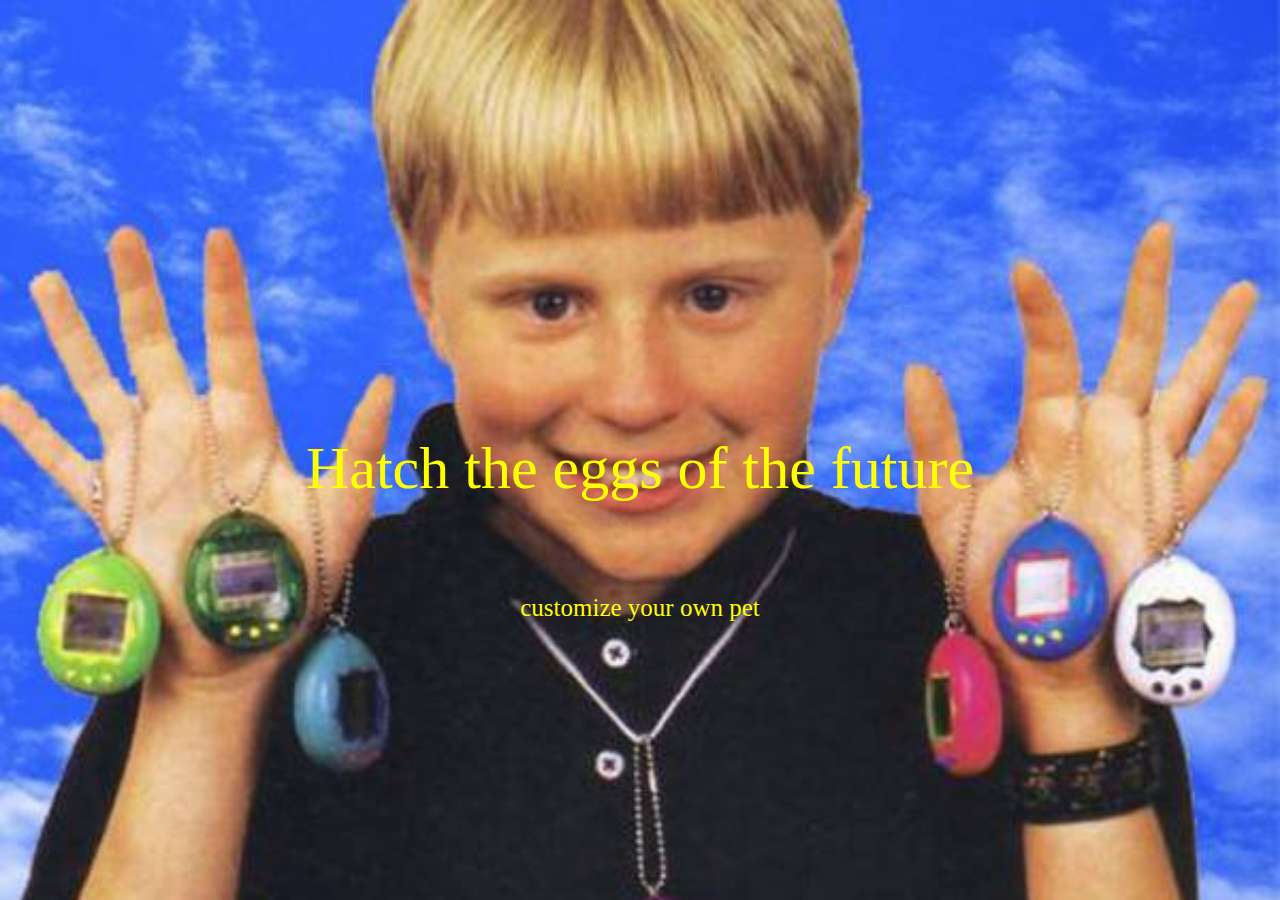
<file: tamagotchi/index.html>
<!DOCTYPE html>
<html>

<head>
	<title>Hatch the Eggs of the Future</title>
	<style>
		body{
			background-color:blue;
			background-image:url("images/control.jpg");
			background-size:100%;
			background-repeat:cover;
		}
		#p1{
			font-family:lobster-regular,fantasy;
			font-size: 60px;
			color:yellow;
			text-align:center;
		}
		#p2{
			font-family:lobster-regular,fantasy;
			font-size:25px;
			color:yellow;
			text-align:center;
		}
		a:link {
			color:yellow;
			text-decoration:none;
		}
		div{
			line-height:500%
		}

	</style>
</head>

<body>

	<br><br><br><br><br><br><br><br><br><br><br><br><br><br><br><br><br><br><br><br>
	<div>
	<p id="p1">Hatch the eggs of the future</p>
	<a href="random.html"><p id="p2">customize your own pet<p></a>
	</div>
	
</body>
</html>
</file>
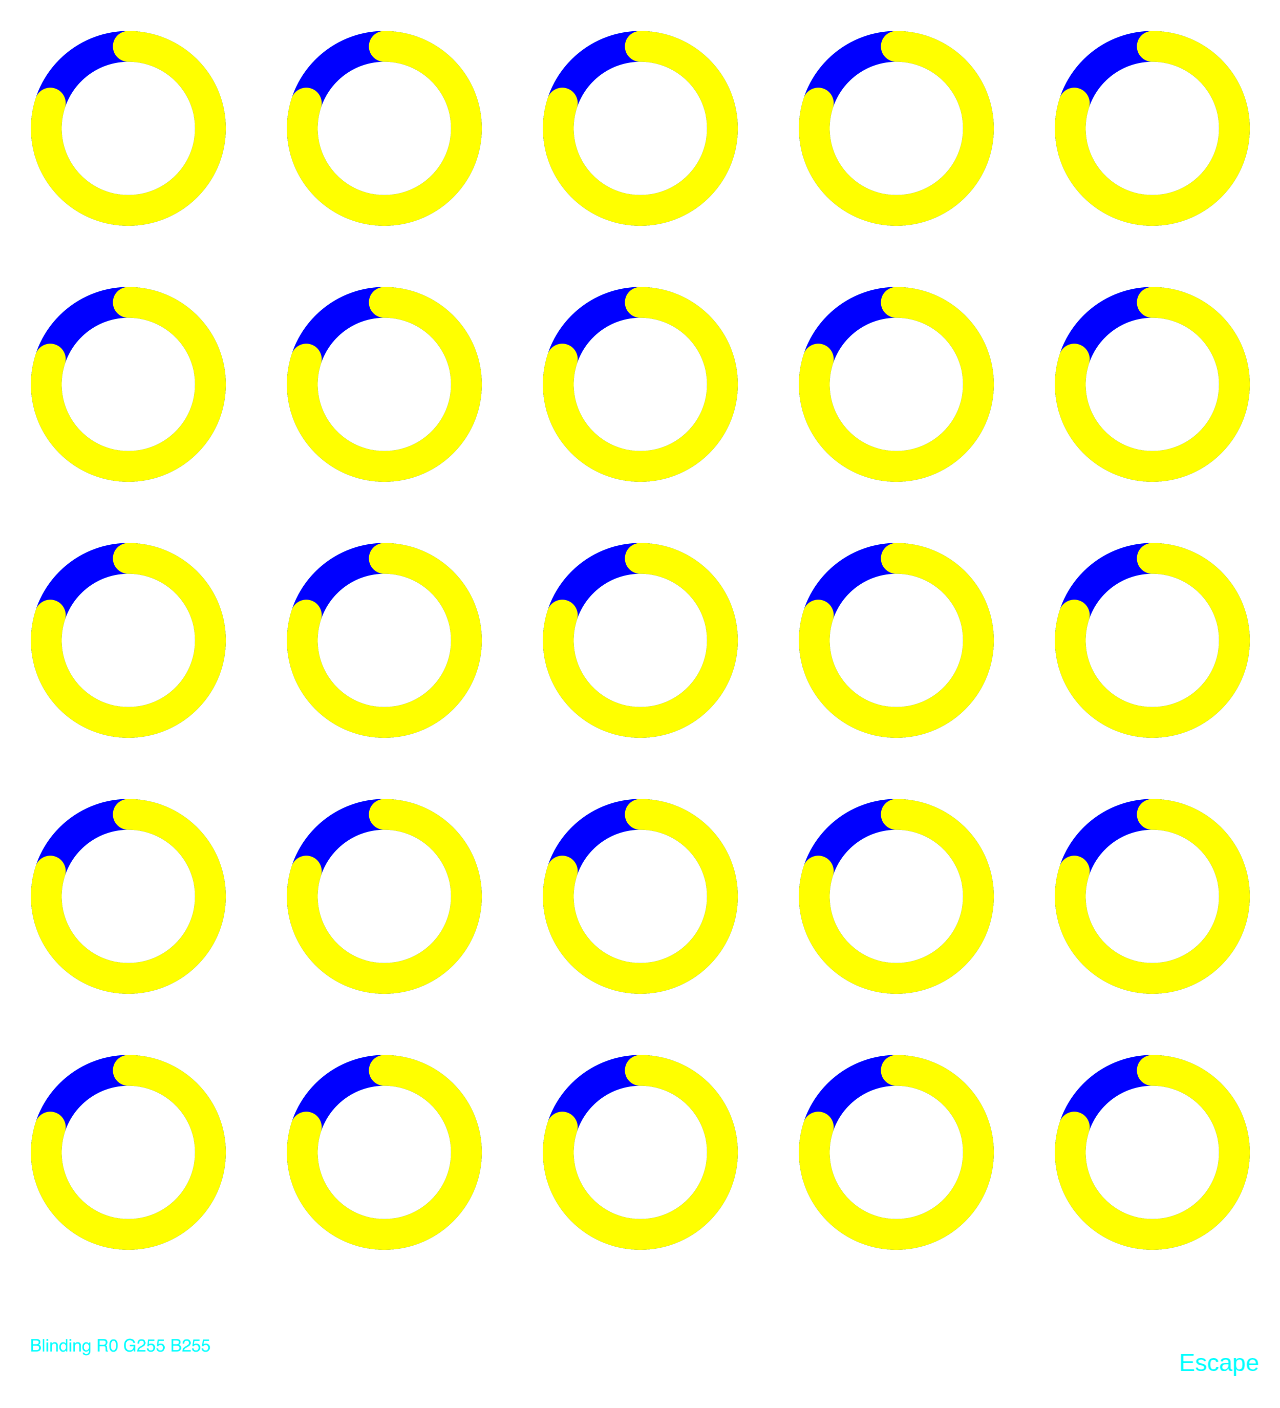
<file: Escape/anxiety.html>
<!DOCTYPE html>
<html>
    <head>
        <title>Anxiety</title>
        <link href="anxiety.css" rel="stylesheet">
    </head>
    <body>
        <div class="wheel">
        </div>
        <div class="text">
            <a href="expectancy.html"><button class="button">
                <span>Escape</span>
            </button></a>
            <div class="caption">
                <img class="cp" src="images/caption2.gif">
            </div>
        </div>
    </body>
</html>
</file>
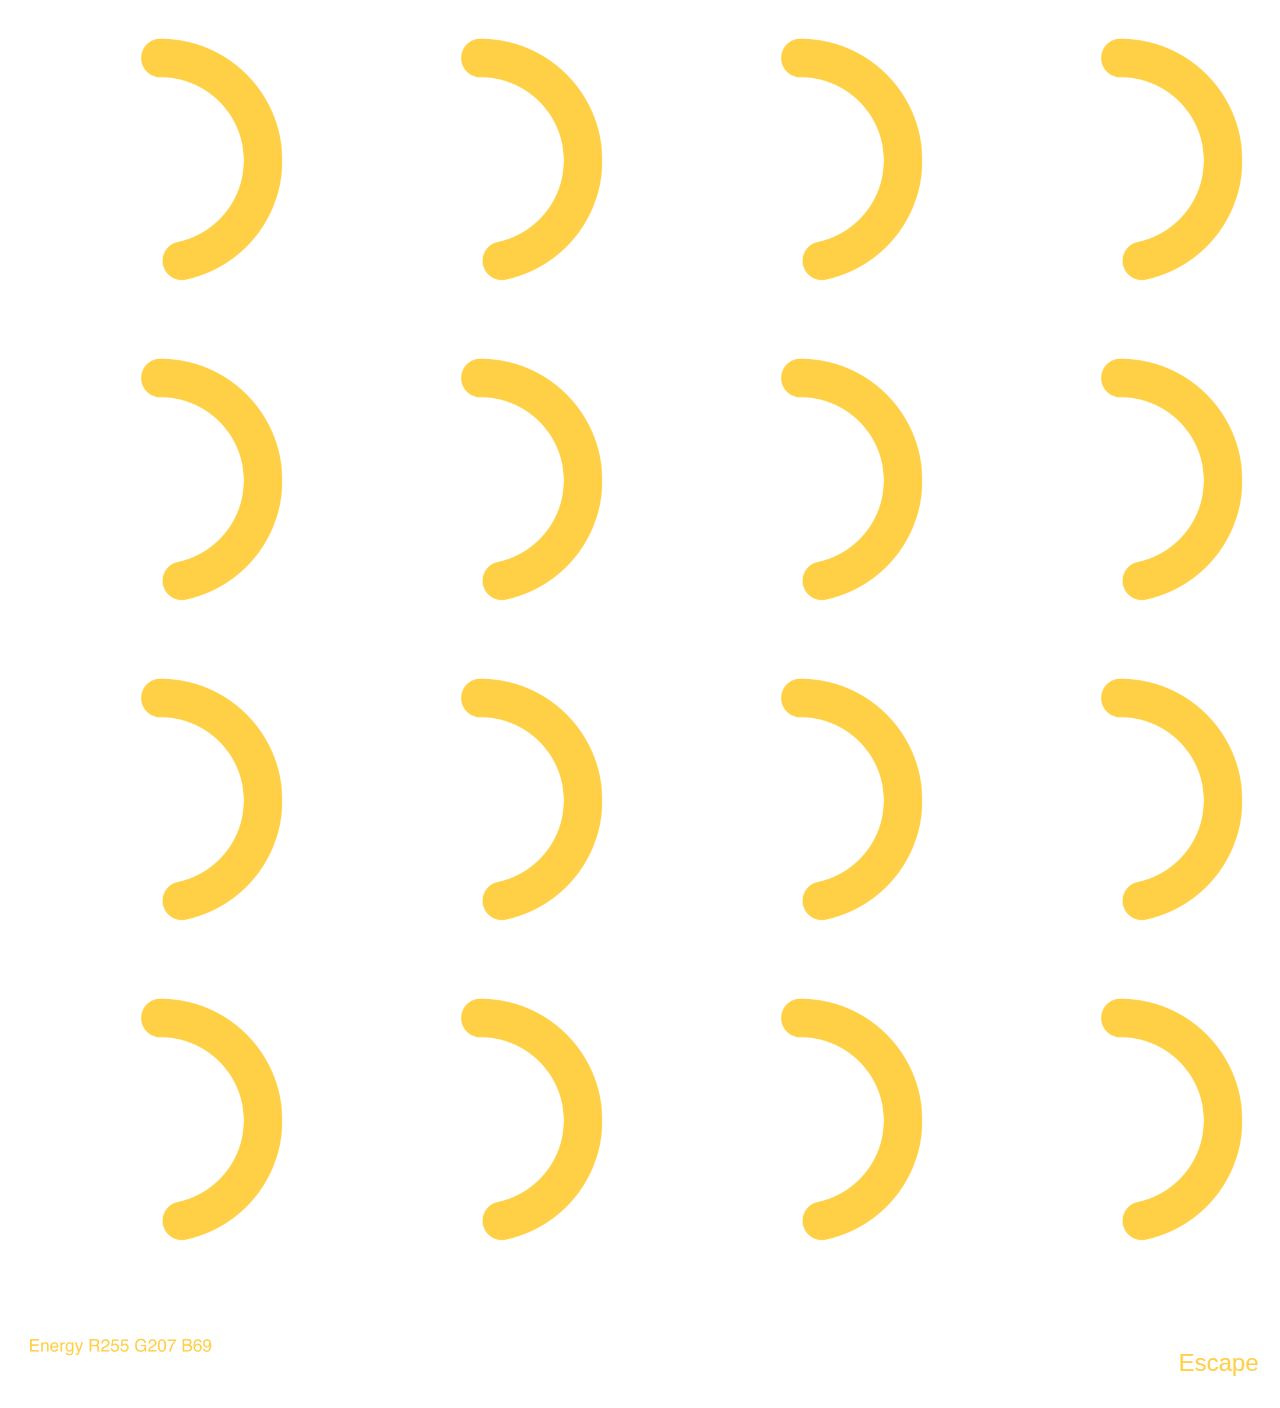
<file: Escape/expectancy.html>
<!DOCTYPE html>
<html>
    <head>
        <title>Expectancy</title>
        <link href="expectancy.css" rel="stylesheet">
    </head>
    <body>
        <div class="wheel">
        </div>
        <div class="text">
            <a href="heal.html"><button class="button">
                <span>Escape</span>
            </button></a>
            <div class="caption">
                <img class="cp" src="images/caption3.gif">
            </div>
        </div>
    </body>
</html>
</file>
<file: Escape/anxiety.css>
*{
    margin: 0; padding:0;
}

.wheel{
    width:100vw;
    height:100vw;
    position:absolute;
    top:0; left:0;
    background-image: url(images/anxiety-tp.gif);
    background-size: 20vw 20vw;
    background-repeat: repeat;
}

.text{
    width:100vw;
    height:10vw;
    position:absolute;
    top:100vw;
}

.cp{
    height:4.5vw;
    position:absolute;
    left:30px;
    top:3vw;
    
}
.button{
    position:absolute;
    right:10px;
    top:5vw;
    width:8vw;
    height:3vw;
    border-radius: 8px;
    background-color: white;
    border:none;
    color:#00ffff;
    text-align:center;
    font-size:x-large;
    cursor: pointer;
}

.button:hover{
    color: #ffff00;
}
.button span {
    cursor: pointer;
    display: inline-block;
    position: relative;
    transition: 0.5s;
  }
  
  .button span:after {
    content: '\00bb';
    position: absolute;
    opacity: 0;
    top: 0;
    right: -20px;
    transition: 0.5s;
  }
  
  .button:hover span {
    padding-right: 25px;
  }
  
  .button:hover span:after {
    opacity: 1;
    right: 0;
  }
</file>
<file: Escape/expectancy.css>
*{
    margin: 0; padding:0;
}

.wheel{
    width:100vw;
    height:100vw;
    position:absolute;
    top:0; left:0;
    background-image: url(images/expectancy-tp.gif);
    background-size: 25vw 25vw;
    background-repeat: repeat;
}

.text{
    width:100vw;
    height:10vw;
    position:absolute;
    top:100vw;
}

.cp{
    height:4.5vw;
    position:absolute;
    left:30px;
    top:3vw;
    
}
.button{
    position:absolute;
    right:10px;
    top:5vw;
    width:8vw;
    height:3vw;
    border-radius: 8px;
    background-color: white;
    border:none;
    color:#ffcf45;
    text-align:center;
    font-size:x-large;
    cursor: pointer;
}

.button:hover{
    color: #53bd00;
}
.button span {
    cursor: pointer;
    display: inline-block;
    position: relative;
    transition: 0.5s;
  }
  
  .button span:after {
    content: '\00bb';
    position: absolute;
    opacity: 0;
    top: 0;
    right: -20px;
    transition: 0.5s;
  }
  
  .button:hover span {
    padding-right: 25px;
  }
  
  .button:hover span:after {
    opacity: 1;
    right: 0;
  }
</file>
